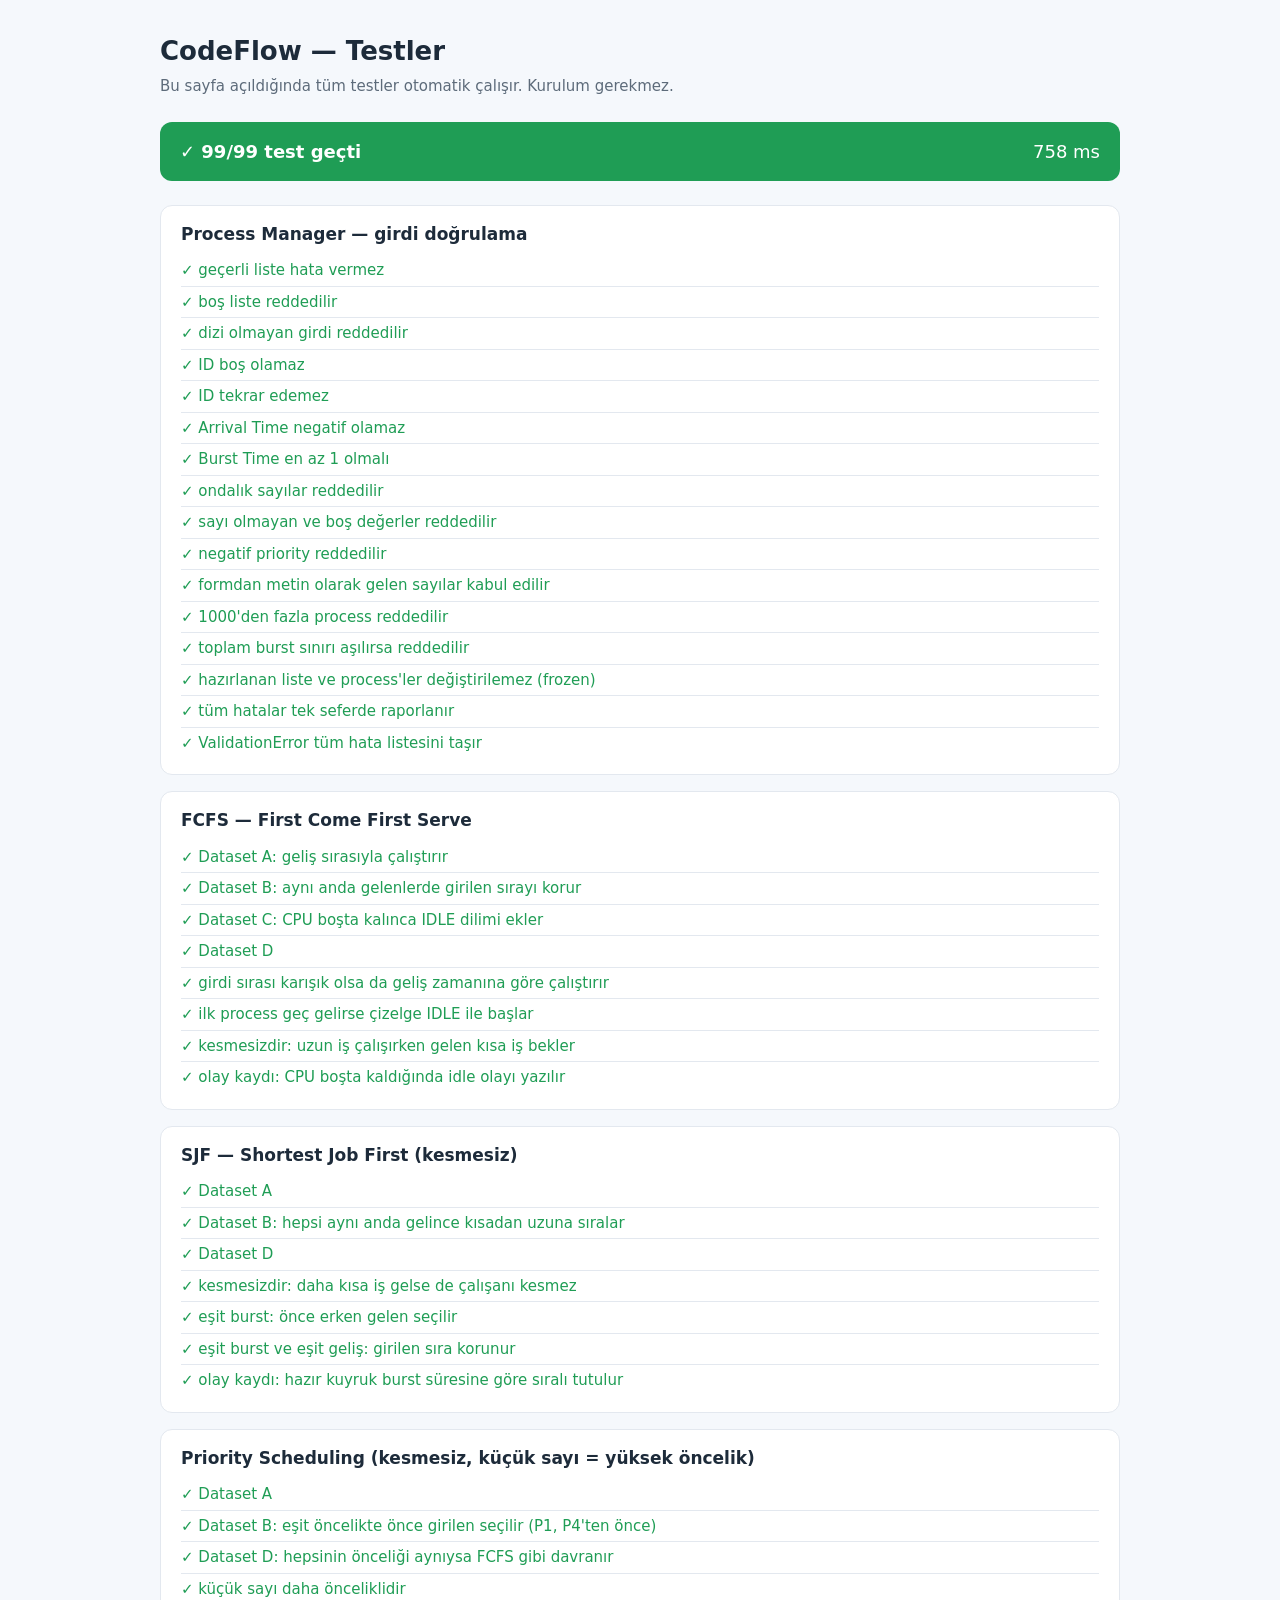
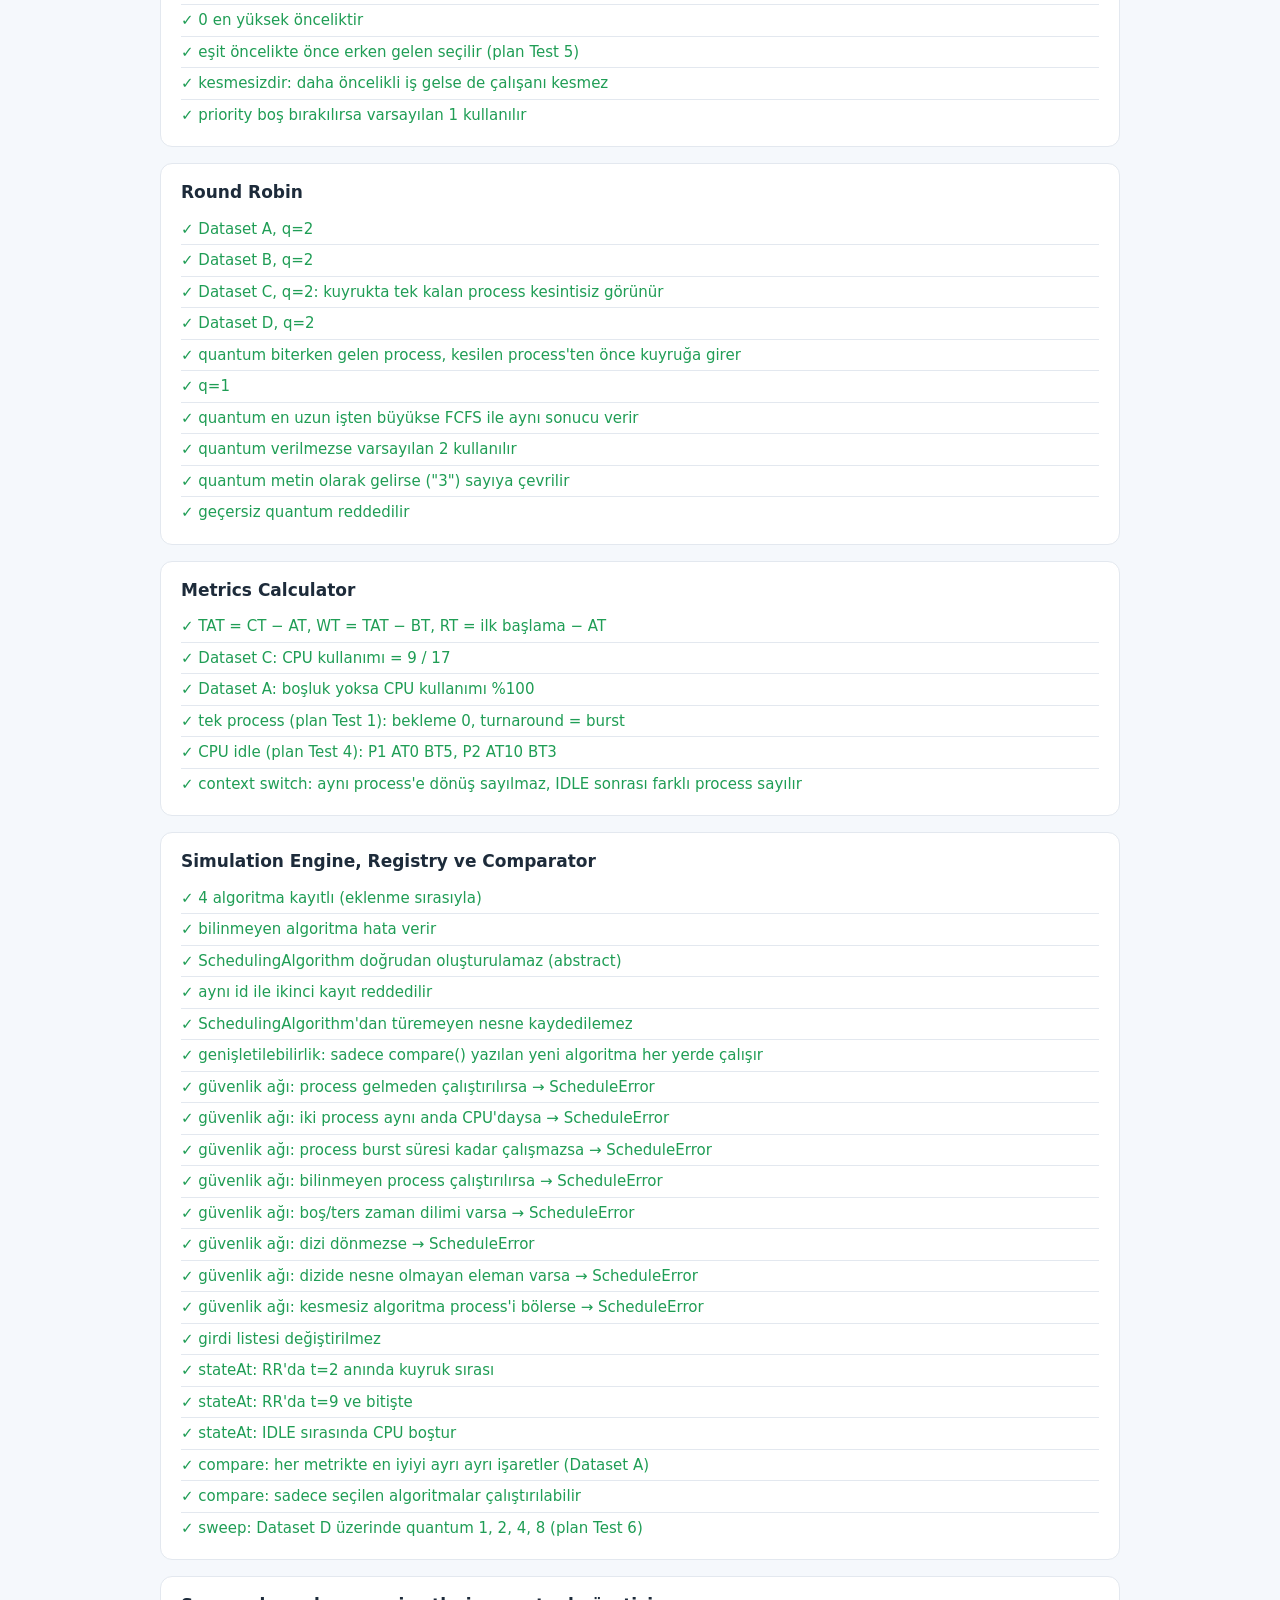
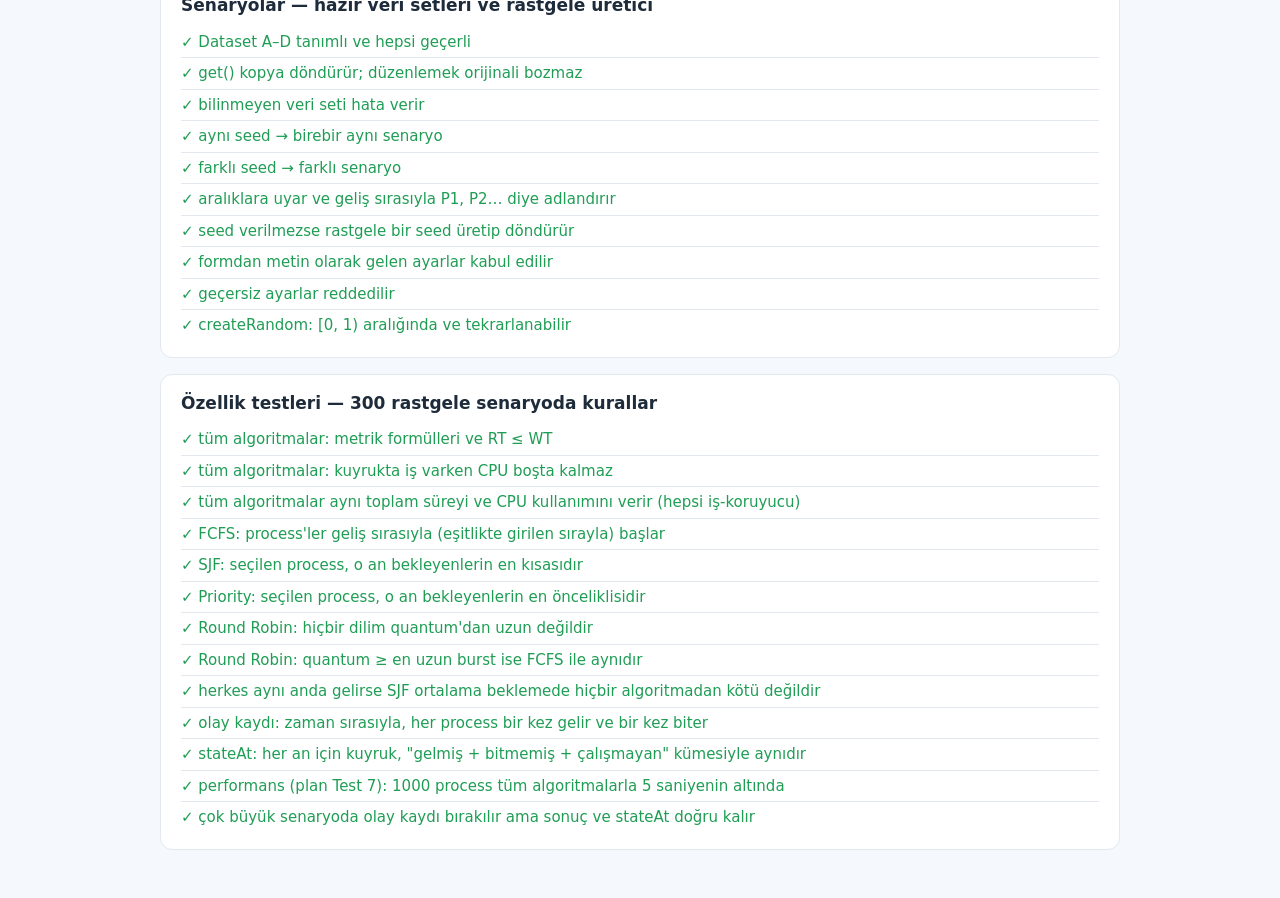
<file: codeflow/tests/index.html>
<!DOCTYPE html>
<html lang="tr">
<head>
  <meta charset="UTF-8">
  <meta name="viewport" content="width=device-width, initial-scale=1">
  <title>CodeFlow — Testler</title>
  <style>
    :root { --pass: #1f9d55; --fail: #d64545; --ink: #1d2b3a; --muted: #5d6b7a; --line: #e3e8ef; }
    * { box-sizing: border-box; }
    body { margin: 0; padding: 32px 16px; font: 15px/1.5 system-ui, -apple-system, "Segoe UI", sans-serif; color: var(--ink); background: #f5f8fc; }
    main, header { max-width: 960px; margin: 0 auto; }
    h1 { margin: 0 0 4px; font-size: 26px; }
    header p { margin: 0 0 24px; color: var(--muted); }
    .summary { display: flex; justify-content: space-between; align-items: center; padding: 16px 20px; border-radius: 12px; color: #fff; font-size: 18px; margin-bottom: 24px; }
    .summary.pass { background: var(--pass); }
    .summary.fail { background: var(--fail); }
    .suite { background: #fff; border: 1px solid var(--line); border-radius: 12px; padding: 16px 20px; margin-bottom: 16px; }
    .suite h2 { margin: 0 0 8px; font-size: 17px; }
    .suite.fail h2 { color: var(--fail); }
    .suite ul { list-style: none; margin: 0; padding: 0; }
    .suite li { padding: 4px 0; border-top: 1px solid var(--line); }
    .suite li:first-child { border-top: 0; }
    li.pass { color: var(--pass); }
    li.fail { color: var(--fail); font-weight: 600; }
    pre { white-space: pre-wrap; background: #fff4f4; color: #7a1f1f; padding: 10px 12px; border-radius: 8px; font-size: 13px; font-weight: 400; overflow-x: auto; }
  </style>
</head>
<body>
  <header>
    <h1>CodeFlow — Testler</h1>
    <p>Bu sayfa açıldığında tüm testler otomatik çalışır. Kurulum gerekmez.</p>
  </header>
  <main id="test-results">Testler çalışıyor…</main>
  <pre id="test-report" hidden></pre>

  <!-- Uygulama modülleri (index.html ile aynı sıra) -->
  <script src="../js/codeflow.js"></script>
  <script src="../js/models/process.js"></script>
  <script src="../js/models/simulation-result.js"></script>
  <script src="../js/engine/process-manager.js"></script>
  <script src="../js/algorithms/scheduling-algorithm.js"></script>
  <script src="../js/algorithms/fcfs.js"></script>
  <script src="../js/algorithms/sjf.js"></script>
  <script src="../js/algorithms/priority.js"></script>
  <script src="../js/algorithms/round-robin.js"></script>
  <script src="../js/engine/metrics-calculator.js"></script>
  <script src="../js/engine/simulation-engine.js"></script>
  <script src="../js/comparison/algorithm-comparator.js"></script>
  <script src="../js/scenarios/datasets.js"></script>
  <script src="../js/scenarios/scenario-generator.js"></script>

  <!-- Test çatısı ve testler -->
  <script src="lib/mini-test.js"></script>
  <script src="helpers.js"></script>
  <script src="process-manager.test.js"></script>
  <script src="fcfs.test.js"></script>
  <script src="sjf.test.js"></script>
  <script src="priority.test.js"></script>
  <script src="round-robin.test.js"></script>
  <script src="metrics.test.js"></script>
  <script src="engine.test.js"></script>
  <script src="scenarios.test.js"></script>
  <script src="properties.test.js"></script>
  <script>runTests();</script>
</body>
</html>
</file>
